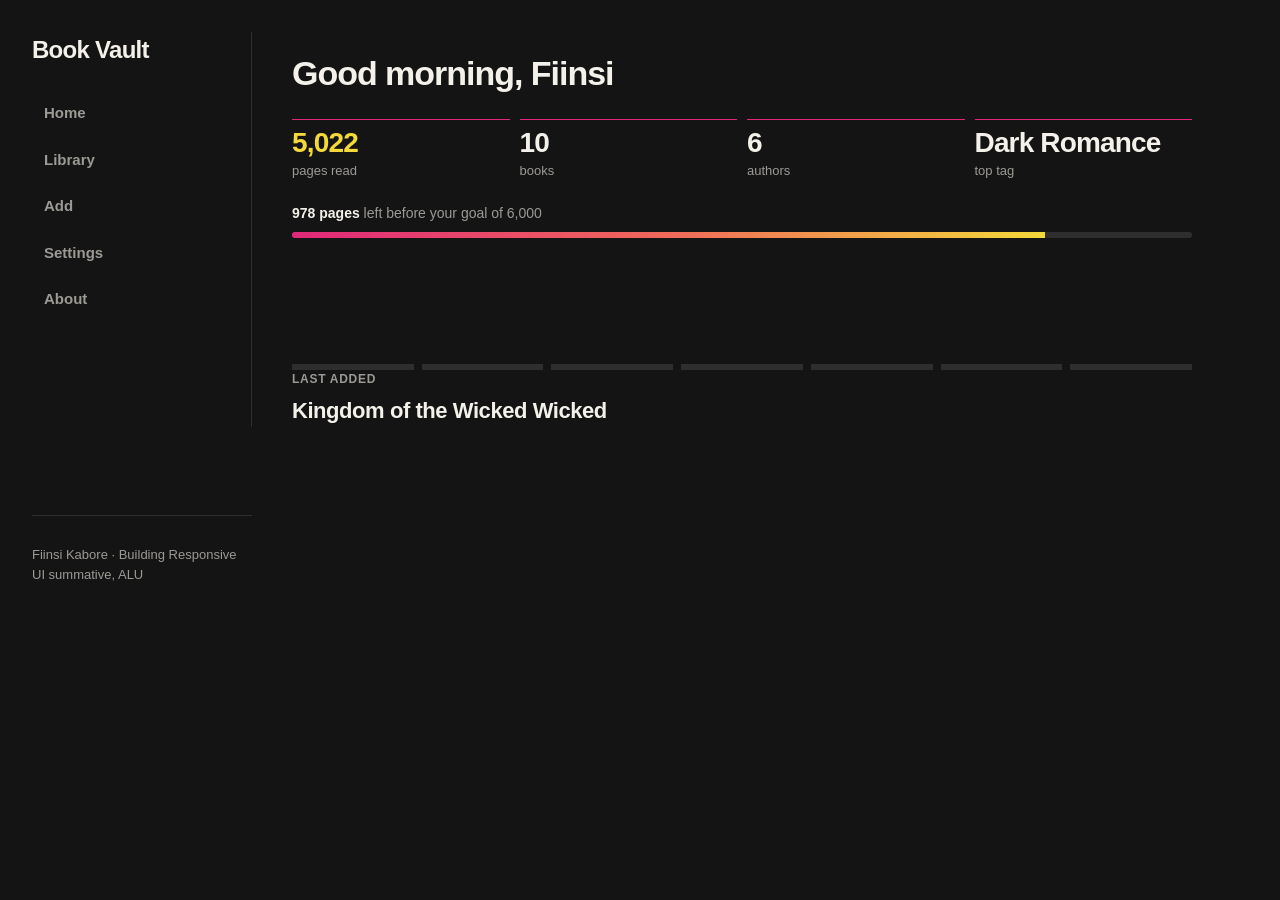
<file: index.html>
<!doctype html>
<html lang="en">
<head>
    <meta charset="utf-8">
    <meta name="viewport" content="width=device-width, initial-scale=1">
    <title>Book Vault</title>
    <link rel="stylesheet" href="styles/main.css">
</head>
<body>
    <a class="skip" href="#main">Skip to content</a>

    <aside class="side">
        <p class="brand">Book Vault</p>
        <nav aria-label="Main">
            <button data-view="home">Home</button>
            <button data-view="library">Library</button>
            <button data-view="add">Add</button>
            <button data-view="settings">Settings</button>
             <button data-view="about">About</button>
        </nav>
    </aside>

    <main id="main">
        <section id="view-home" class="view">
            <h1 id="greet">Hello</h1>
            <div class="stats">
                <div class="stat hot"><b id="stat-pages">0</b><span>pages read</span></div>
                <div class="stat"><b id="stat-books">0</b><span>books</span></div>
                <div class="stat"><b id="stat-authors">0</b><span>authors</span></div>
                <div class="stat"><b id="stat-tag">-</b><span>top tag</span></div>
            </div>
            <p class="goal" id="goal-text"></p>
            <div class="bar"><i id="goal-bar"></i></div>
            <div class="week" id="week" aria-label="Pages added in the last 7 days"></div>
            <div class="latest">
                <p class="label">Last added</p>
                <h2 id="latest"></h2>
            </div>
        </section>

        <section id="view-library" class="view" hidden>
            <h1>Library</h1>
            <label class="label" for="search">Search (regular expression)</label>
            <input id="search" class="search" placeholder="azra|kingdom" autocomplete="off" spellcheck="false">
            <p id="search-status" role="status" class="status"></p>
            <label><input type="checkbox" id="case-toggle" checked> Ignore case</label>
            <div class="chips">
                <button data-sort="dateAdded" aria-pressed="true">Date</button>
                <button data-sort="title" aria-pressed="false">Title</button>
                <button data-sort="pages" aria-pressed="false">Pages</button>
            </div>
            <table class="books">
                <thead>
                    <tr><th>Book</th><th>Pages</th><th class="hide-sm">Tag</th><th class="hide-sm">Added</th><th><span class="sr-only">Actions</span></th></tr>
                </thead>
                <tbody id="book-rows"></tbody>
            </table>
        </section>

        <section id="view-add" class="view" hidden>
            <h1>New book</h1>
            <form id="add-form" novalidate>
                <div class="field"><label for="title">Title</label><input id="title" name="title" aria-describedby="err-title"><p class="err" id="err-title"></p></div>
                <div class="field"><label for="author">Author</label><input id="author" name="author" aria-describedby="err-author"><p class="err" id="err-author"></p></div>
                <div class="field"><label for="pages">Pages</label><input id="pages" name="pages" inputmode="numeric" aria-describedby="err-pages"><p class="err" id="err-pages"></p></div>
                <div class="field"><label for="tag">Tag</label><input id="tag" name="tag" aria-describedby="err-tag"><p class="err" id="err-tag"></p></div>
                <div class="field"><label for="dateAdded">Date</label><input id="dateAdded" name="dateAdded" placeholder="YYYY-MM-DD" aria-describedby="err-dateAdded"><p class="err" id="err-dateAdded"></p></div>
                    <button class="btn" type="submit">Save book</button>
                    <p id="form-status" role="status" class="status"></p>
            </form>
        </section>

        <section id="view-settings" class="view" hidden>
            <h1>Settings</h1>
            <form id="goal-form" novalidate>
                <label class="label" for="goal-input">Pages goal</label>
                <div class="field"><input id="goal-input" inputmode="numeric" aria-describedby="goal-error"><button class="btn small" type="submit">Save</button></div>
                <p class="err" id="goal-error"></p>
            </form>
            <div class="button-row">
                <button class="pill" id="export">Export JSON</button>
                <label class="pill">Import JSON<input id="import" type="file" accept="application/json" hidden></label>
                <button class="pill" id="seed">Load sample books</button>
            </div>
            <p id="data-status" role="status" class="status"></p>
        </section>

        <section id="view-about" class="view" hidden>
            <h1>About Book Vault</h1>
            <p>Book Vault keeps a record of every book I read: title, author, pages, tag and date. Everything is saved in your own browser.</p>
            <h2>Contact</h2>
            <ul>
                <li><a href="https://github.com/fiinsikabore">GitHub: @fiinsikabore</a></li>
                <li><a href="mailto:f.kabore@alustudent.com">f.kabore@alustudent.com</a></li>
            </ul>
        </section>
    </main>

     <footer class="foot">
        <p>Fiinsi Kabore · Building Responsive UI summative, ALU</p>
    </footer>

    <nav class="tabbar" aria-label="Main mobile">
        <button data-view="home">Home</button>
        <button data-view="library">Library</button>
        <button data-view="add">Add</button>
        <button data-view="settings">Settings</button>
        <button data-view="about">About</button>
    </nav>

    <script type="module" src="scripts/app.js"></script>
</body>
</html>
</file>
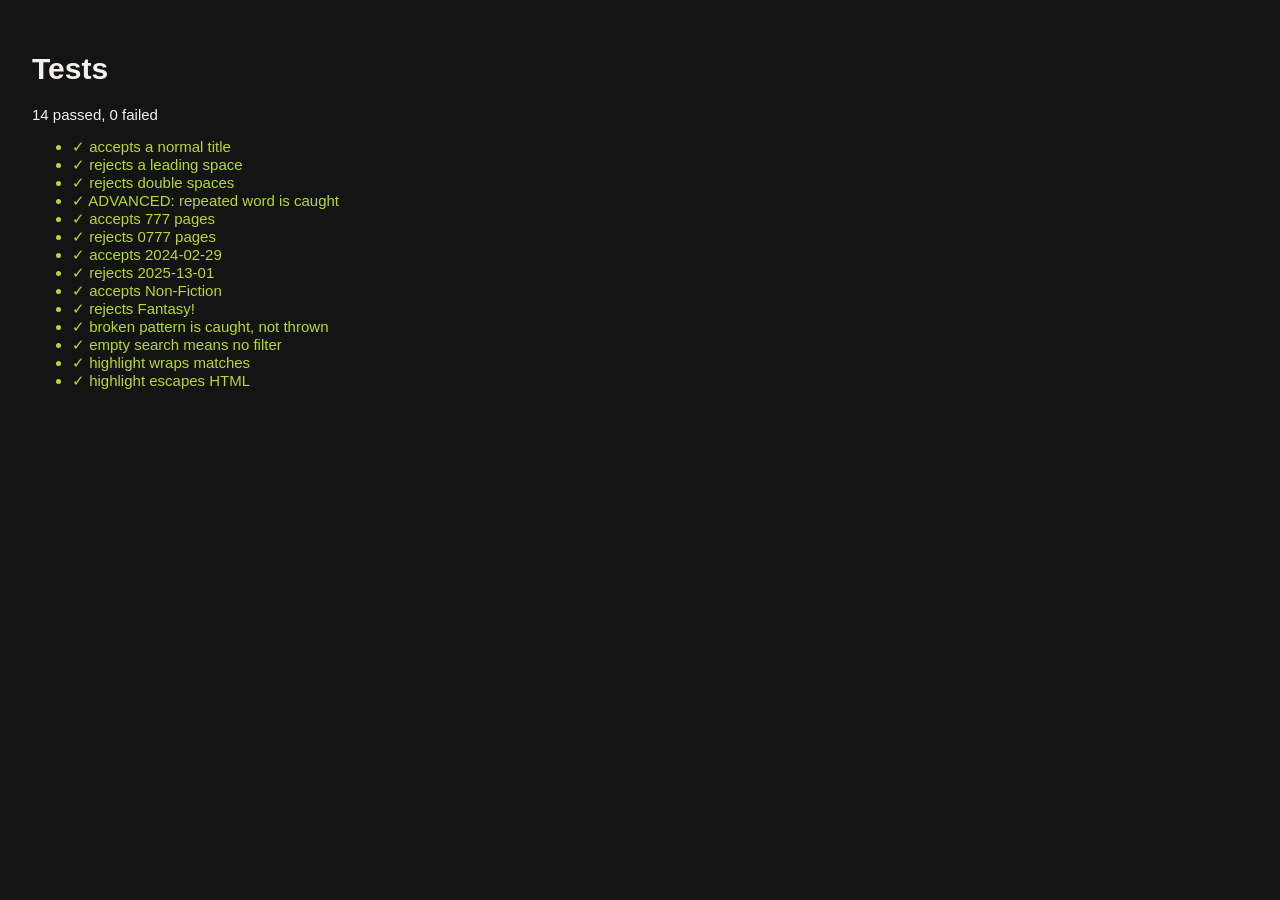
<file: tests.html>
<!doctype html>
<html lang="en">
<head><meta charset="utf-8"><meta name="viewport" content="width=device-width, initial-scale=1"><title>Tests</title><style>body{font:15px -apple-system,Helvetica,Arial,sans-serif;padding:24px;background:#141414;color: #F4F1EA}.pass{color:#B5D92E}.fail{color:#F0695A;font-weight:700}</style>
</head>
<body>
    <h1>Tests</h1>
    <p id="summary" role="status"></p>
    <ul id="results"></ul>
    <script type="module">
        import { validateField } from './scripts/validators.js';
        import { compileRegex, highlight } from './scripts/search.js';
        let passed = 0, failed = 0;
        const check = (name, ok) => {
            const li = document.createElement('li');
            li.className = ok ? 'pass' : 'fail';
            li.textContent = (ok ? '✓ ' : '✗ ') + name;
            document.getElementById('results').append(li);
            ok ? passed++ : failed ++;
        };

        check('accepts a normal title', validateField('title', 'Serpent & Dove') === '');
        check('rejects a leading space', validateField('title', ' Serpent') !== '');
        check('rejects double spaces', validateField('title', 'The  Way') !== '');
        check('ADVANCED: repeated word is caught', validateField('title', 'Kingdom Kingdom') !== '');
        check('accepts 777 pages', validateField('pages', '777') === '');
        check('rejects 0777 pages', validateField('pages', '0777') !== '');
        check('accepts 2024-02-29', validateField('dateAdded', '2024-02-29') === '');
        check('rejects 2025-13-01', validateField('dateAdded', '2025-13-01') !== '');
        check('accepts Non-Fiction', validateField('tag', 'Non-Fiction') === '');
        check('rejects Fantasy!', validateField('tag', 'Fantasy!') !== '');
        check('broken pattern is caught, not thrown', compileRegex('(') === false);
        check('empty search means no filter', compileRegex('') === null);
        check('highlight wraps matches', highlight('Kingdom of', compileRegex('kingdom')) === '<mark>Kingdom</mark> of');
        check('highlight escapes HTML', highlight('<b>', null) === '&lt;b&gt;');
            document.getElementById('summary').textContent = `${passed} passed, ${failed} failed`;
    </script>
</body>
</html>
</file>
<file: styles/main.css>
:root {
    --bg: #141414;
    --ink: #F4F1EA;
    --grey: #9C9A95;
    --line: #2E2E2E;
    --magenta: #E0287A;
    --coral: #F0695A;
    --yellow: #F4D93A;
    --lime: #B5D92E;
    --font: -apple-system, BlinkMacSystemFont, "SF Pro Display", "SF Pro Text", "Helvetica Neue", Helvetica, Arial, sans-serif; color-scheme: dark;
}

* { box-sizing: border-box; }
[hidden] { display:none !important; }
body {
    margin: 0;
    background: var(--bg);
    color: var(--ink);
    font: 15px/1.5 var(--font);
    padding: 0 max(16px, env(safe-area-inset-right, 0px)) 96px max(16px , env(safe-area-inset-left, 0px));
}
button, input { font:inherit; color:inherit; }
button { cursor: pointer; background: none; border: 0; }

:focus-visible { outline: 3px solid var(--yellow); outline-offset: 2px; }
h1 { font-size: 34px; font-weight: 700; letter-spacing: -0.03em; margin: 16px 0 20px; }
h2 { font-size: 22px; font-weight: 700; letter-spacing: -0.02em; margin: 4px 0 0; }
mark { background: var(--lime); color: #141414; border-radius: 3px; }
.label { font-size: 12px; font-weight: 600; text-transform: uppercase; letter-spacing: 0.06em; color: var(--grey); margin: 0 0 6px; }
.status { color: var(--grey); font-size: 14px; min-height: 1.5em; }
.err { color: var(--coral); font-size: 13px; margin: 4px 0 0; }
.err:empty { display: none; }
.sr-only { position: absolute; width: 1px; height: 1px; overflow: hidden; clip: rect(0 0 0 0); }
.skip { position: absolute; left: 16px; top: -60px; background: var(--yellow); color: #141414; padding: 8px 14px; border-radius: 999px; }
.skip:focus { top: 12px; }

.side { display: none; }
.tabbar {
    position: fixed; left: 50%; bottom: 12px; transform: translateX(-50%);
    display: flex; gap: 4px; padding: 5px; border: 1px solid var(--line); border-radius: 999px;
    background: var(--bg); z-index: 10;
}
.tabbar button { font-size: 12px; font-weight: 600; padding: 8px 12px; border-radius: 999px; color: var(--grey); white-space: nowrap; }
.tabbar button[aria-current="page"] { background: var(--yellow); color: #141414; }

.stats { display: grid; grid-template-columns: 1fr 1fr; gap: 14px 10px; }
.stat { border-top: 1px solid var(--magenta); padding-top: 8px; min-width: 0; }
.stat b { display: block; font-size: 28px; font-weight: 700; letter-spacing: -0.03em; line-height: 1.1;overflow-wrap: anywhere; }
.stat span { color: var(--grey); font-size: 13px; }
.stat.hot b { color: var(--yellow); }
.goal { margin: 22px 0 8px; color: var(--grey); font-size: 14px; }
.goal b { color: var(--ink); font-weight: 600; }
.bar { height: 6px; background: var(--line); border-radius: 6px; overflow: hidden; }
.bar i { display: block; height: 100%; width: 0; background: linear-gradient(90deg, var(--magenta), var(--coral), var(--yellow)); transition: width 0.4s; }
.week { display: flex; align-items: flex-end; gap: 8px; height: 110px; margin-top: 22px; }
.week span { flex: 1; background: var(--line); border-top: 1px solid var(--line); }

.search { width: 100%; height: 44px; margin-top: 4px; padding: 0 14px; border: 1px solid var(--line); border-radius: 12px; background: transparent; font-family: ui-monospace, Menlo, Consolas, monospace; font-size: 14px; }
.search:focus { outline: none; border-color: var(--magenta); }
.chips { display: flex; gap: 6px; margin: 14px 0 8px; flex-wrap: wrap; }
.chips button { font-size: 13px; font-weight: 600; padding: 6px 12px; border: 1px solid var(--line); border-radius: 999px; color: var(--grey); }
.chips button[aria-pressed="true"] { background: var(--magenta); border-color: var(--magenta); color: var(--ink); }
.books { width: 100%; border-collapse: collapse; }
.books th { text-align: left; font-size: 12px; text-transform: uppercase; letter-spacing: 0.06em; color: var(--yellow); padding: 8px; border-bottom: 1px solid var(--magenta); }
.books td { padding: 12px 8px; border-bottom: 1px solid var(--line); vertical-align: top; overflow-wrap: anywhere; }
.books td small { display: block; color: var(--grey); }
.books .empty { color: var(--grey); text-align: center; padding: 28px 8px; }
.pill { padding: 6px 12px; border: 1px solid var(--line); border-radius: 999px; font-size: 13px; font-weight: 600; }
.pill:hover { border-color: var(--magenta); color: var(--magenta);
}
.button-row { display: flex; gap: 8px; flex-wrap: wrap; margin-top: 20px; }
.button-row label.pill { cursor: pointer; }

.field {display: grid; grid-template-columns: 90px 1fr; align-items:center; gap: 8px 12px; padding: 12px 0; border-bottom: 1px solid var(--line); }
.field label { color: var(--grey); }
.field input { width: 100%; min-width: 0; background: none; border: 0; padding: 6px 0; font-size: 16px; }
.field input:focus { outline: none; }
.field input[aria-invalid="true"] { color: var(--coral); }
.field:focus-within { border-color: var(--magenta); }
.field .err { grid-column: 2; }
#view-add .field { grid-template-columns: 90px 1fr; }
.field:has(#goal-input) {grid-template-columns: 1fr auto; }
.btn.small { width: auto; margin: 0; padding: 8px 14px; font-size: 14px; }.btn { margin-top: 22px; width: 100%; padding: 13px; border-radius: 999px; background: var(--magenta); color: var(--ink); font-weight: 600; }


@media (min-width: 768px) {
  .hide-sm { display: table-cell; }
  .books .hide-sm { display: table-cell; }
  .stats { grid-template-columns: repeat(4,1fr); }
}

@media (max-width: 767px) {
    .hide-sm { display: none; }
}

@media (min-width: 1024px) {
    body { display: grid; grid-template-columns: 220px 1fr; padding: 32px; gap: 40px; }
    .side { display: block; border-right: 1px solid var(--line); padding-right: 24px; }
    .side .brand { font-size: 24px; font-weight: 700; letter-spacing: -0.03em; margin: 0 0 24px; }
    .side nav { display: grid; gap: 4px; }
    .side button { text-align: left; padding: 10px 12px; border-radius: 10px; font-weight: 600; color: var(--grey); }
    .side button[aria-current="page"] { background: var(--yellow); color: #141414; }
    .tabbar { display: none; }
    main { max-width: 900px; }
    .stats { grid-template-columns: repeat(4, 1fr); }
}
@media (prefers-reduced-motion: reduce) { * { transition: none !important; } }

.foot { margin-top: 48px; padding-top: 16px; border-top: 1px solid var(--line); color: var(--grey); font-size: 13px; }
#view-about a { color: var(--yellow); }
</file>
